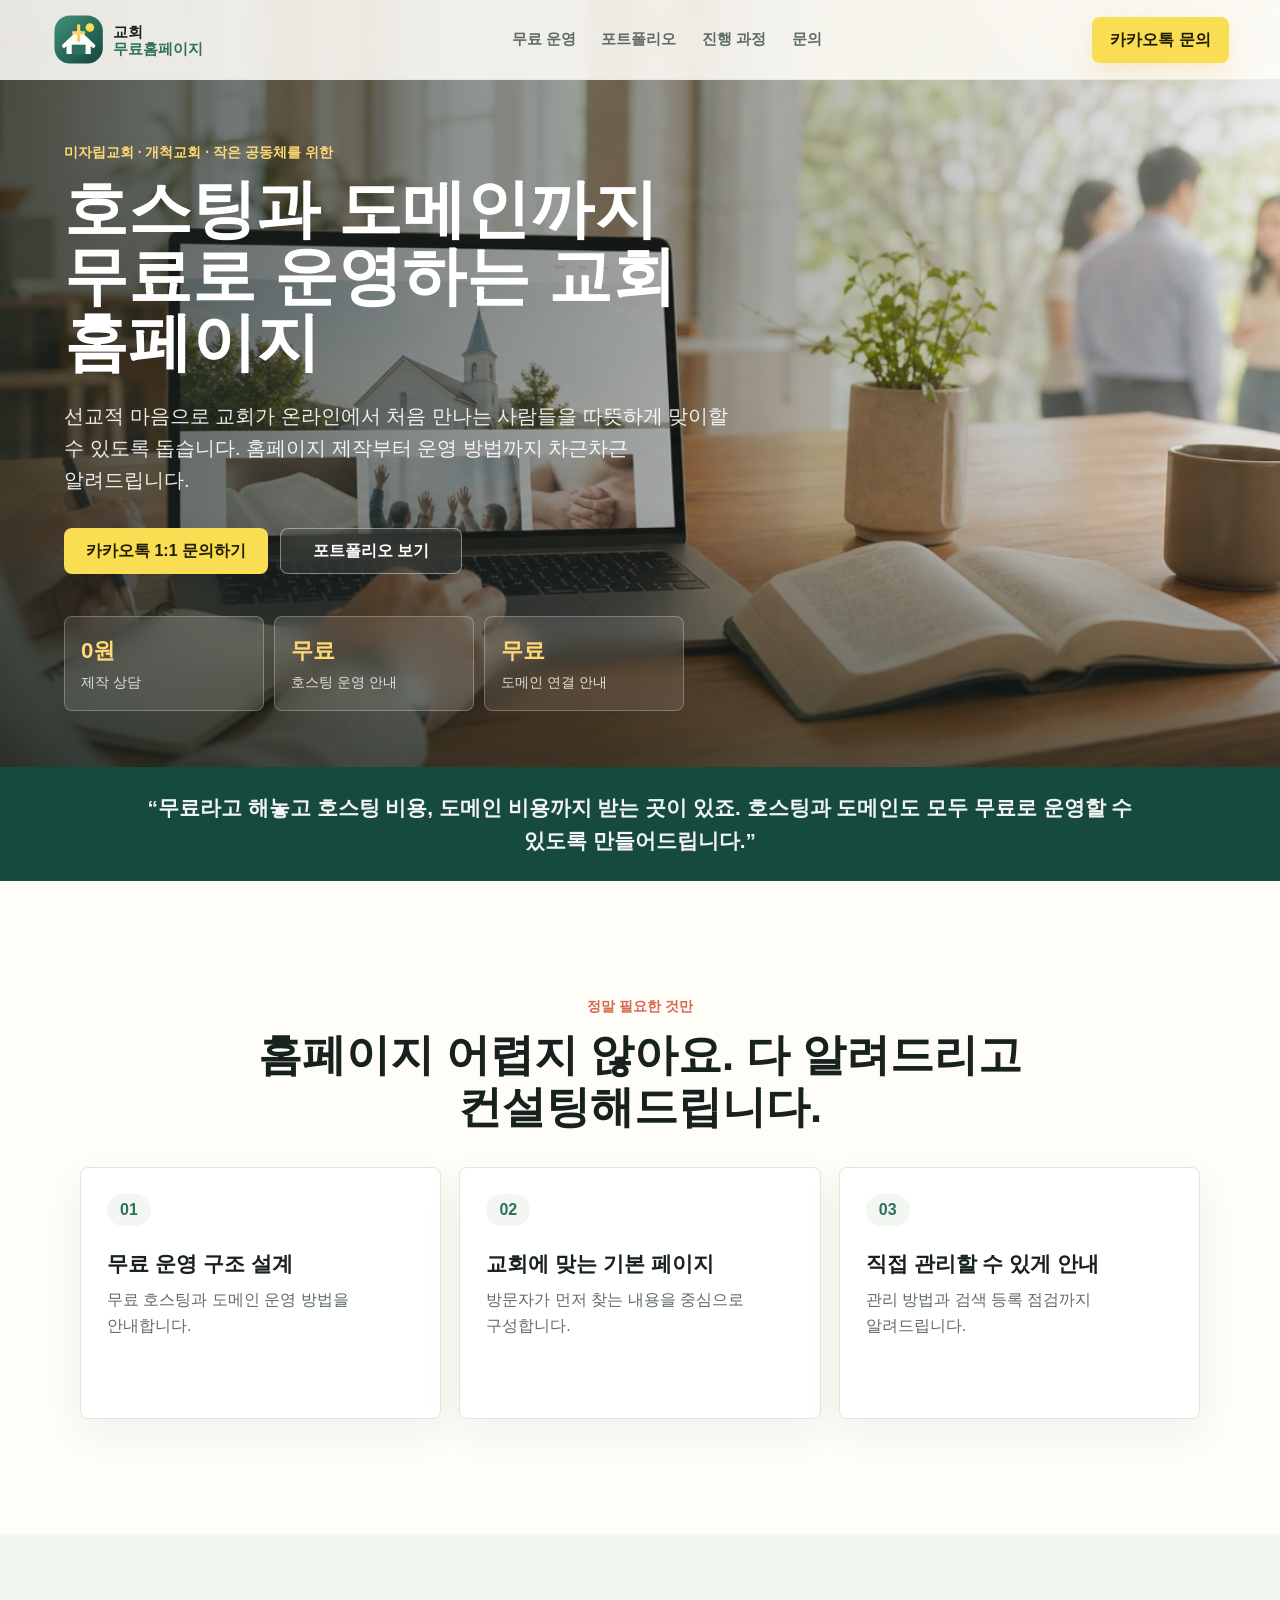
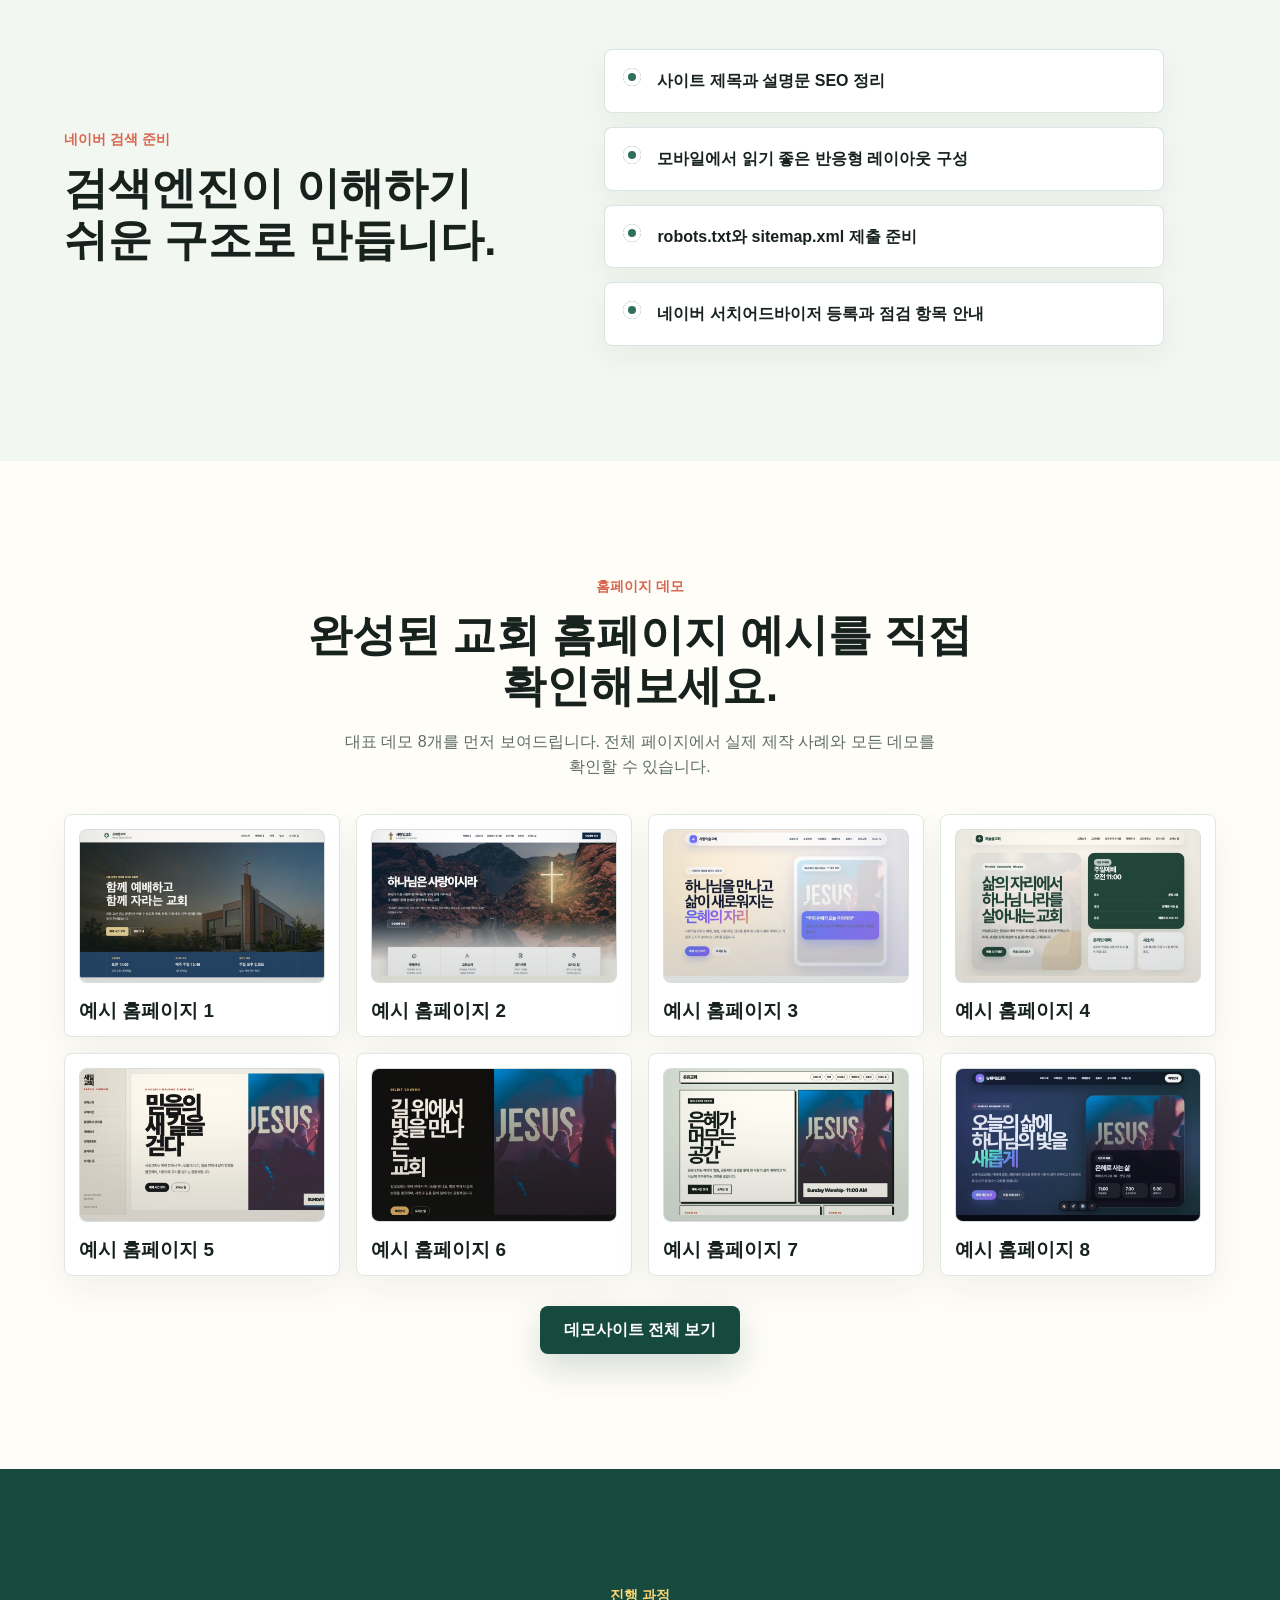
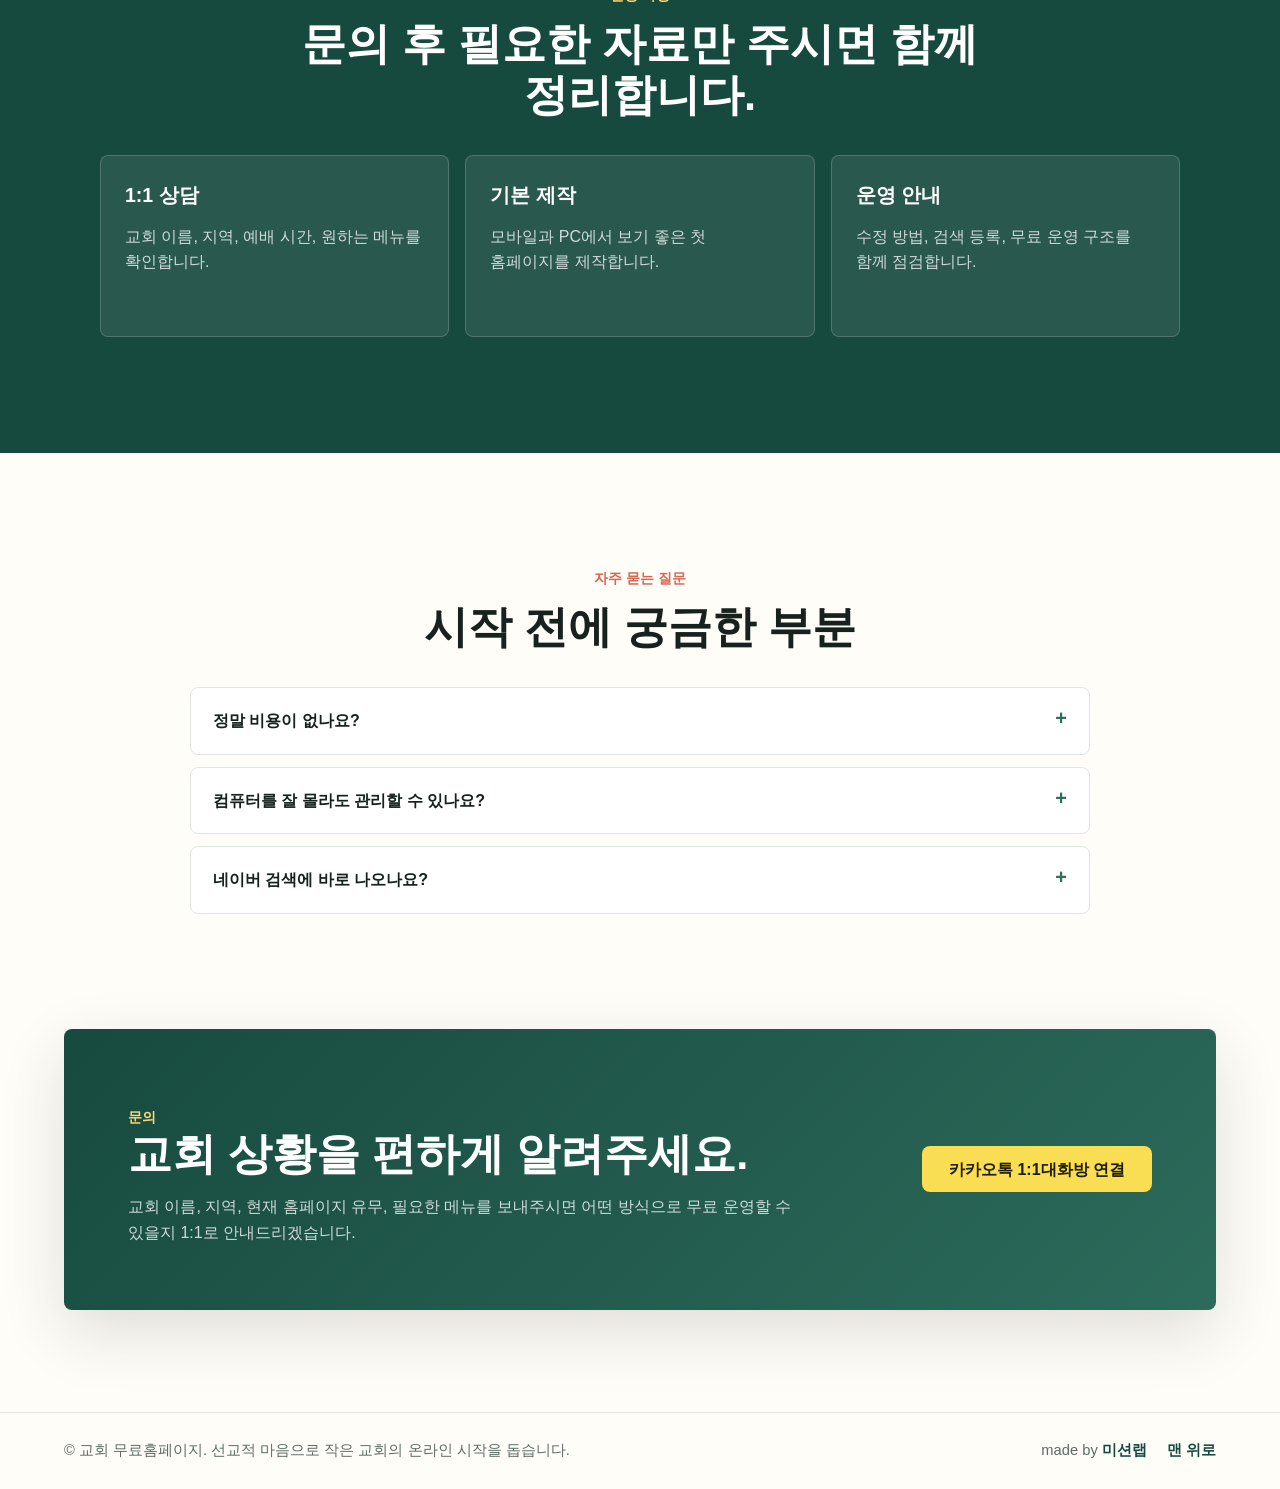
<file: index.html>
<!doctype html>
<html lang="ko">
  <head>
    <meta charset="utf-8" />
    <meta name="viewport" content="width=device-width, initial-scale=1" />
    <title>교회 무료홈페이지 | 호스팅·도메인 무료 제작</title>
    <meta
      name="description"
      content="교회 무료홈페이지를 호스팅과 도메인까지 무료 운영 가능하게 제작하고 안내합니다."
    />
    <meta name="robots" content="index,follow" />
    <meta name="format-detection" content="telephone=no" />
    <link rel="canonical" href="https://free-church.vercel.app/" />
    <link rel="icon" href="favicon.ico" sizes="any" />
    <link rel="icon" href="assets/favicon.svg" type="image/svg+xml" />
    <link rel="icon" href="favicon-32x32.png" type="image/png" sizes="32x32" />
    <link rel="apple-touch-icon" href="apple-touch-icon.png" />
    <link rel="preload" as="image" href="assets/optimized/church-homepage-hero.jpg" />
    <meta property="og:type" content="website" />
    <meta property="og:locale" content="ko_KR" />
    <meta property="og:site_name" content="교회 무료홈페이지" />
    <meta property="og:title" content="교회 무료홈페이지" />
    <meta
      property="og:description"
      content="호스팅·도메인까지 무료로 운영할 수 있도록 교회 홈페이지 제작과 컨설팅을 돕습니다."
    />
    <meta property="og:url" content="https://free-church.vercel.app/" />
    <meta property="og:image" content="https://free-church.vercel.app/assets/optimized/church-homepage-hero.jpg" />
    <meta name="twitter:card" content="summary_large_image" />
    <script type="application/ld+json">
      {
        "@context": "https://schema.org",
        "@type": "Service",
        "name": "교회 무료홈페이지 제작",
        "serviceType": "Church Website Design",
        "areaServed": "KR",
        "audience": {
          "@type": "Audience",
          "audienceType": "교회, 미자립교회, 개척교회"
        },
        "description": "교회가 호스팅과 도메인까지 무료로 운영할 수 있도록 홈페이지 제작과 운영 컨설팅을 제공합니다.",
        "provider": {
          "@type": "Organization",
          "name": "교회 무료홈페이지"
        },
        "offers": {
          "@type": "Offer",
          "price": "0",
          "priceCurrency": "KRW",
          "availability": "https://schema.org/InStock"
        }
      }
    </script>
    <link rel="stylesheet" href="styles.css" />
  </head>
  <body>
    <a class="skip-link" href="#main">본문 바로가기</a>

    <header class="site-header" aria-label="주요 메뉴">
      <a class="brand" href="#top" aria-label="교회 무료홈페이지 홈">
        <img class="brand-logo" src="assets/logo.svg" alt="교회 무료홈페이지" width="220" height="64" />
      </a>
      <nav class="nav-links" aria-label="페이지 메뉴">
        <a href="#free">무료 운영</a>
        <a href="#examples">포트폴리오</a>
        <a href="#process">진행 과정</a>
        <a href="#contact">문의</a>
      </nav>
      <a class="header-chat" href="https://open.kakao.com/o/sqlMCiui" data-kakao-link>
        카카오톡 문의
      </a>
    </header>

    <main id="main">
      <section class="hero" id="top" aria-labelledby="hero-title">
        <div class="hero-image" aria-hidden="true"></div>
        <div class="hero-shade" aria-hidden="true"></div>
        <div class="hero-content">
          <p class="eyebrow">미자립교회 · 개척교회 · 작은 공동체를 위한</p>
          <h1 id="hero-title">호스팅과 도메인까지 무료로 운영하는 교회 홈페이지</h1>
          <p class="hero-copy">
            <span>선교적 마음으로 교회가 온라인에서</span>
            <span>처음 만나는 사람들을 따뜻하게 맞이할 수 있도록 돕습니다.</span>
            <span>홈페이지 제작부터 운영 방법까지 차근차근 알려드립니다.</span>
          </p>
          <div class="hero-actions">
            <a class="primary-action" href="https://open.kakao.com/o/sqlMCiui" data-kakao-link>
              카카오톡 1:1 문의하기
            </a>
            <a class="secondary-action" href="#examples">포트폴리오 보기</a>
          </div>
          <dl class="hero-stats" aria-label="지원 내용 요약">
            <div>
              <dt>0원</dt>
              <dd>제작 상담</dd>
            </div>
            <div>
              <dt>무료</dt>
              <dd>호스팅 운영 안내</dd>
            </div>
            <div>
              <dt>무료</dt>
              <dd>도메인 연결 안내</dd>
            </div>
          </dl>
        </div>
      </section>

      <section class="notice-strip" aria-label="핵심 약속">
        <p>
          <span>“무료라고 해놓고 호스팅 비용,</span>
          <span>도메인 비용까지 받는 곳이 있죠.</span>
          <span>호스팅과 도메인도 모두 무료로 운영할 수 있도록</span>
          <span>만들어드립니다.”</span>
        </p>
      </section>

      <section class="section service-intro" id="free" aria-labelledby="free-title">
        <div class="section-heading">
          <p class="eyebrow">정말 필요한 것만</p>
          <h2 id="free-title">
            <span>홈페이지 어렵지 않아요.</span>
            <span>다 알려드리고 컨설팅해드립니다.</span>
          </h2>
        </div>
        <div class="promise-grid">
          <article class="promise-card">
            <span class="card-index">01</span>
            <h3>무료 운영 구조 설계</h3>
            <p>
              무료 호스팅과 도메인 운영 방법을 안내합니다.
            </p>
          </article>
          <article class="promise-card">
            <span class="card-index">02</span>
            <h3>교회에 맞는 기본 페이지</h3>
            <p>
              방문자가 먼저 찾는 내용을 중심으로 구성합니다.
            </p>
          </article>
          <article class="promise-card">
            <span class="card-index">03</span>
            <h3>직접 관리할 수 있게 안내</h3>
            <p>
              관리 방법과 검색 등록 점검까지 알려드립니다.
            </p>
          </article>
        </div>
      </section>

      <section class="section seo-band" aria-labelledby="seo-title">
        <div>
          <p class="eyebrow">네이버 검색 준비</p>
          <h2 id="seo-title">
            <span>검색엔진이 이해하기 쉬운</span>
            <span>구조로 만듭니다.</span>
          </h2>
        </div>
        <ul class="check-list">
          <li>사이트 제목과 설명문 SEO 정리</li>
          <li>모바일에서 읽기 좋은 반응형 레이아웃 구성</li>
          <li>robots.txt와 sitemap.xml 제출 준비</li>
          <li>네이버 서치어드바이저 등록과 점검 항목 안내</li>
        </ul>
      </section>

      <section class="section examples" id="examples" aria-labelledby="examples-title">
        <div class="section-heading">
          <p class="eyebrow">홈페이지 데모</p>
          <h2 id="examples-title">
            <span>완성된 교회 홈페이지 예시를</span>
            <span>직접 확인해보세요.</span>
          </h2>
          <p class="section-subcopy">
            대표 데모 8개를 먼저 보여드립니다. 전체 페이지에서 실제 제작 사례와 모든 데모를 확인할 수 있습니다.
          </p>
        </div>

        <div class="portfolio-grid" aria-label="실제 예시 홈페이지 목록">
          <a class="portfolio-card" href="https://sms890522-coder.github.io/church18/" target="_blank" rel="noopener noreferrer" aria-label="예시 홈페이지 1 새 창으로 보기">
            <span class="portfolio-preview">
              <img src="assets/optimized/portfolio/church18.jpg" alt="예시 홈페이지 1 미리보기" loading="lazy" decoding="async" />
            </span>
            <span class="portfolio-info portfolio-info--single">
              <strong>예시 홈페이지 1</strong>
            </span>
          </a>
          <a class="portfolio-card" href="https://sms890522-coder.github.io/Church14" target="_blank" rel="noopener noreferrer" aria-label="예시 홈페이지 2 새 창으로 보기">
            <span class="portfolio-preview">
              <img src="assets/optimized/portfolio/church14.jpg" alt="예시 홈페이지 2 미리보기" loading="lazy" decoding="async" />
            </span>
            <span class="portfolio-info portfolio-info--single">
              <strong>예시 홈페이지 2</strong>
            </span>
          </a>
          <a class="portfolio-card" href="https://sms890522-coder.github.io/Church2" target="_blank" rel="noopener noreferrer" aria-label="예시 홈페이지 3 새 창으로 보기">
            <span class="portfolio-preview">
              <img src="assets/optimized/portfolio/church2.jpg" alt="예시 홈페이지 3 미리보기" loading="lazy" decoding="async" />
            </span>
            <span class="portfolio-info portfolio-info--single">
              <strong>예시 홈페이지 3</strong>
            </span>
          </a>
          <a class="portfolio-card" href="https://sms890522-coder.github.io/Church3" target="_blank" rel="noopener noreferrer" aria-label="예시 홈페이지 4 새 창으로 보기">
            <span class="portfolio-preview">
              <img src="assets/optimized/portfolio/church3.jpg" alt="예시 홈페이지 4 미리보기" loading="lazy" decoding="async" />
            </span>
            <span class="portfolio-info portfolio-info--single">
              <strong>예시 홈페이지 4</strong>
            </span>
          </a>
          <a class="portfolio-card" href="https://sms890522-coder.github.io/Church4" target="_blank" rel="noopener noreferrer" aria-label="예시 홈페이지 5 새 창으로 보기">
            <span class="portfolio-preview">
              <img src="assets/optimized/portfolio/church4.jpg" alt="예시 홈페이지 5 미리보기" loading="lazy" decoding="async" />
            </span>
            <span class="portfolio-info portfolio-info--single">
              <strong>예시 홈페이지 5</strong>
            </span>
          </a>
          <a class="portfolio-card" href="https://sms890522-coder.github.io/Church5" target="_blank" rel="noopener noreferrer" aria-label="예시 홈페이지 6 새 창으로 보기">
            <span class="portfolio-preview">
              <img src="assets/optimized/portfolio/church5.jpg" alt="예시 홈페이지 6 미리보기" loading="lazy" decoding="async" />
            </span>
            <span class="portfolio-info portfolio-info--single">
              <strong>예시 홈페이지 6</strong>
            </span>
          </a>
          <a class="portfolio-card" href="https://sms890522-coder.github.io/Church6" target="_blank" rel="noopener noreferrer" aria-label="예시 홈페이지 7 새 창으로 보기">
            <span class="portfolio-preview">
              <img src="assets/optimized/portfolio/church6.jpg" alt="예시 홈페이지 7 미리보기" loading="lazy" decoding="async" />
            </span>
            <span class="portfolio-info portfolio-info--single">
              <strong>예시 홈페이지 7</strong>
            </span>
          </a>
          <a class="portfolio-card" href="https://sms890522-coder.github.io/Church7" target="_blank" rel="noopener noreferrer" aria-label="예시 홈페이지 8 새 창으로 보기">
            <span class="portfolio-preview">
              <img src="assets/optimized/portfolio/church7.jpg" alt="예시 홈페이지 8 미리보기" loading="lazy" decoding="async" />
            </span>
            <span class="portfolio-info portfolio-info--single">
              <strong>예시 홈페이지 8</strong>
            </span>
          </a>
        </div>
        <div class="portfolio-actions">
          <a class="portfolio-more-link" href="demos">데모사이트 전체 보기</a>
        </div>
      </section>

      <section class="section process" id="process" aria-labelledby="process-title">
        <div class="section-heading">
          <p class="eyebrow">진행 과정</p>
          <h2 id="process-title">문의 후 필요한 자료만 주시면 함께 정리합니다.</h2>
        </div>
        <ol class="process-list">
          <li>
            <strong>1:1 상담</strong>
            <span>교회 이름, 지역, 예배 시간, 원하는 메뉴를 확인합니다.</span>
          </li>
          <li>
            <strong>기본 제작</strong>
            <span>모바일과 PC에서 보기 좋은 첫 홈페이지를 제작합니다.</span>
          </li>
          <li>
            <strong>운영 안내</strong>
            <span>수정 방법, 검색 등록, 무료 운영 구조를 함께 점검합니다.</span>
          </li>
        </ol>
      </section>

      <section class="section faq" aria-labelledby="faq-title">
        <div class="section-heading">
          <p class="eyebrow">자주 묻는 질문</p>
          <h2 id="faq-title">시작 전에 궁금한 부분</h2>
        </div>
        <div class="faq-list">
          <details>
            <summary>정말 비용이 없나요?</summary>
            <p>
              제작 상담과 기본 홈페이지 구성은 무료로 돕고, 호스팅과 도메인도 무료로 운영 가능한 선택지를 안내합니다.
              별도 유료 기능이 필요한 경우에는 먼저 이유와 대안을 설명드립니다.
            </p>
          </details>
          <details>
            <summary>컴퓨터를 잘 몰라도 관리할 수 있나요?</summary>
            <p>
              가능합니다. 교회에서 자주 바꾸는 예배 시간, 공지, 사진, 링크를 기준으로 관리 방법을 쉽게 정리해드립니다.
            </p>
          </details>
          <details>
            <summary>네이버 검색에 바로 나오나요?</summary>
            <p>
              검색 노출은 네이버 수집과 색인 시간이 필요합니다. 대신 사이트 제목, 설명, sitemap, robots.txt,
              서치어드바이저 등록 준비를 갖춰 검색엔진이 읽기 좋게 만듭니다.
            </p>
          </details>
        </div>
      </section>

      <section class="contact" id="contact" aria-labelledby="contact-title">
        <div class="contact-copy">
          <p class="eyebrow">문의</p>
          <h2 id="contact-title">교회 상황을 편하게 알려주세요.</h2>
          <p>
            교회 이름, 지역, 현재 홈페이지 유무, 필요한 메뉴를 보내주시면 어떤 방식으로 무료 운영할 수 있을지
            1:1로 안내드리겠습니다.
          </p>
        </div>
        <a class="contact-action" href="https://open.kakao.com/o/sqlMCiui" data-kakao-link>
          카카오톡 1:1대화방 연결
        </a>
      </section>
    </main>

    <footer class="site-footer">
      <p>© 교회 무료홈페이지. 선교적 마음으로 작은 교회의 온라인 시작을 돕습니다.</p>
      <div class="footer-links">
        <span>made by <a href="https://missionlab.work" target="_blank" rel="noopener noreferrer">미션랩</a></span>
        <a href="#top">맨 위로</a>
      </div>
    </footer>

    <script src="script.js"></script>
  </body>
</html>
</file>
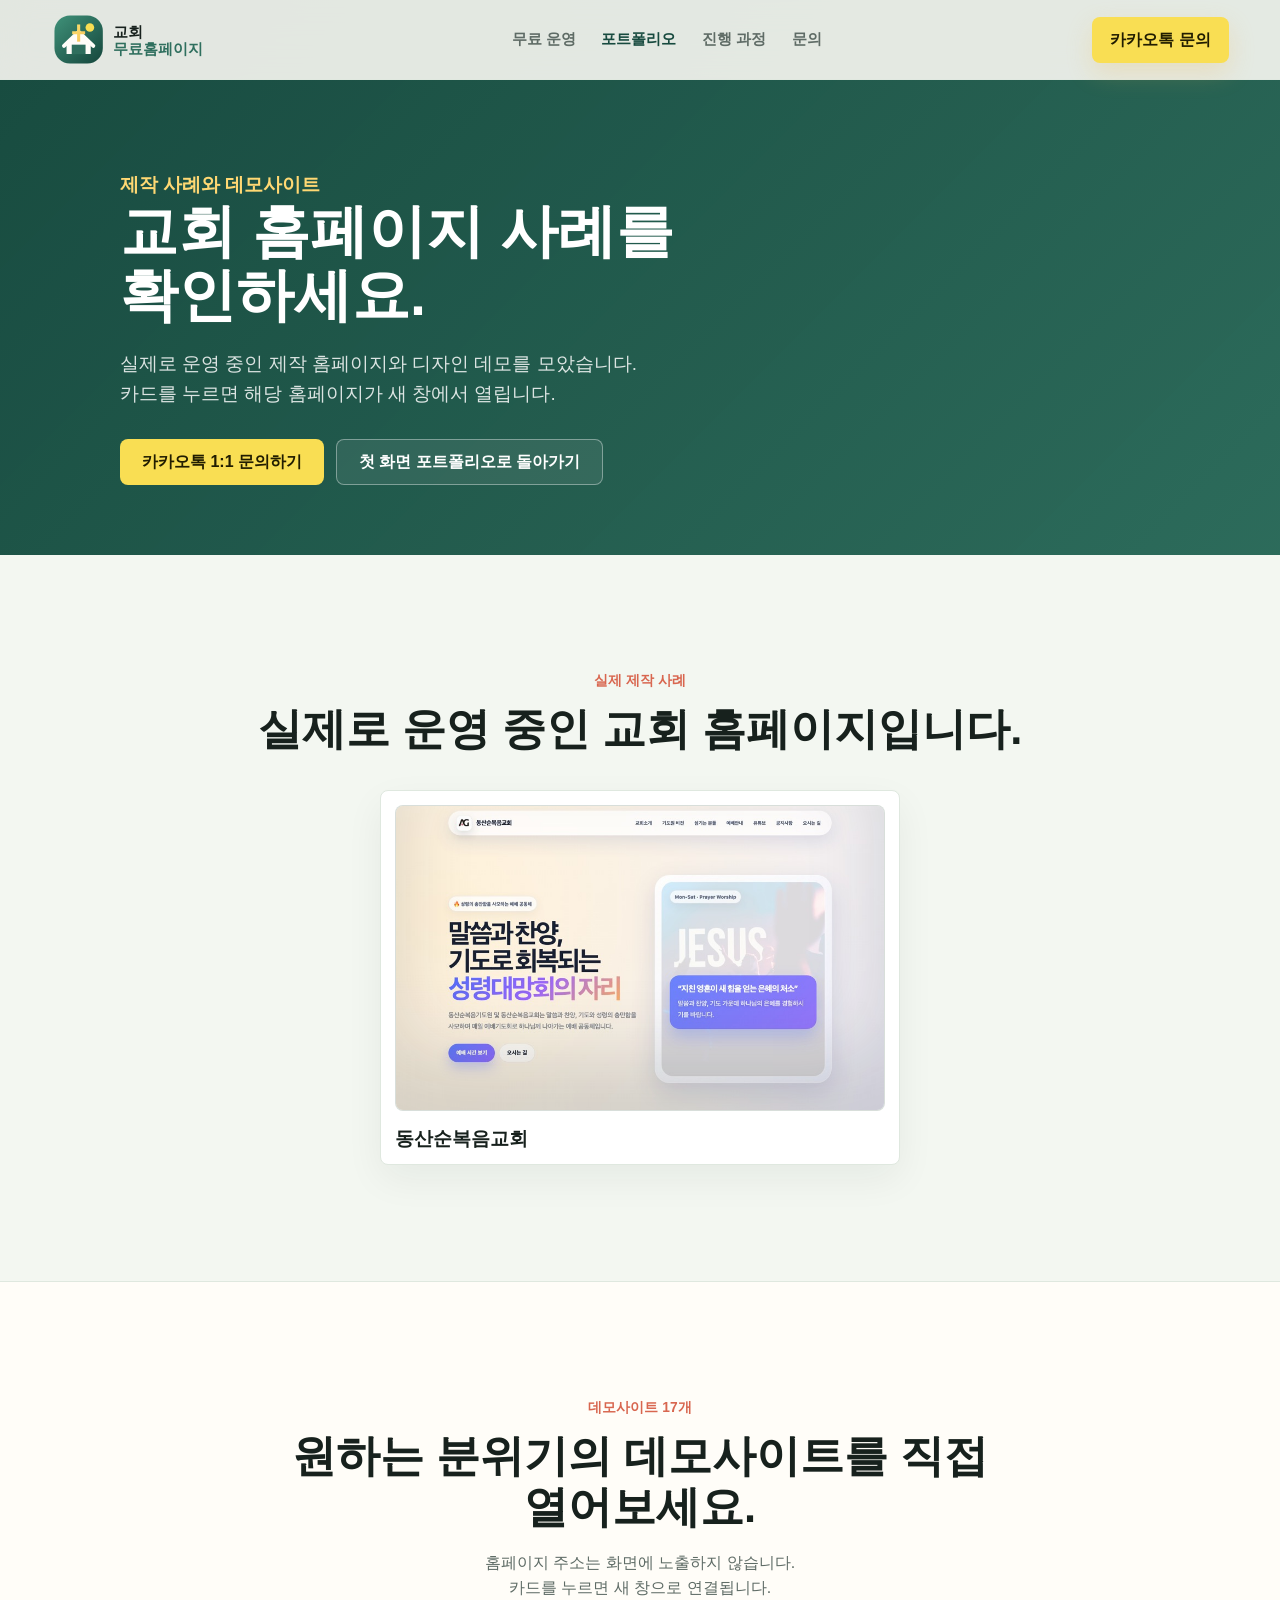
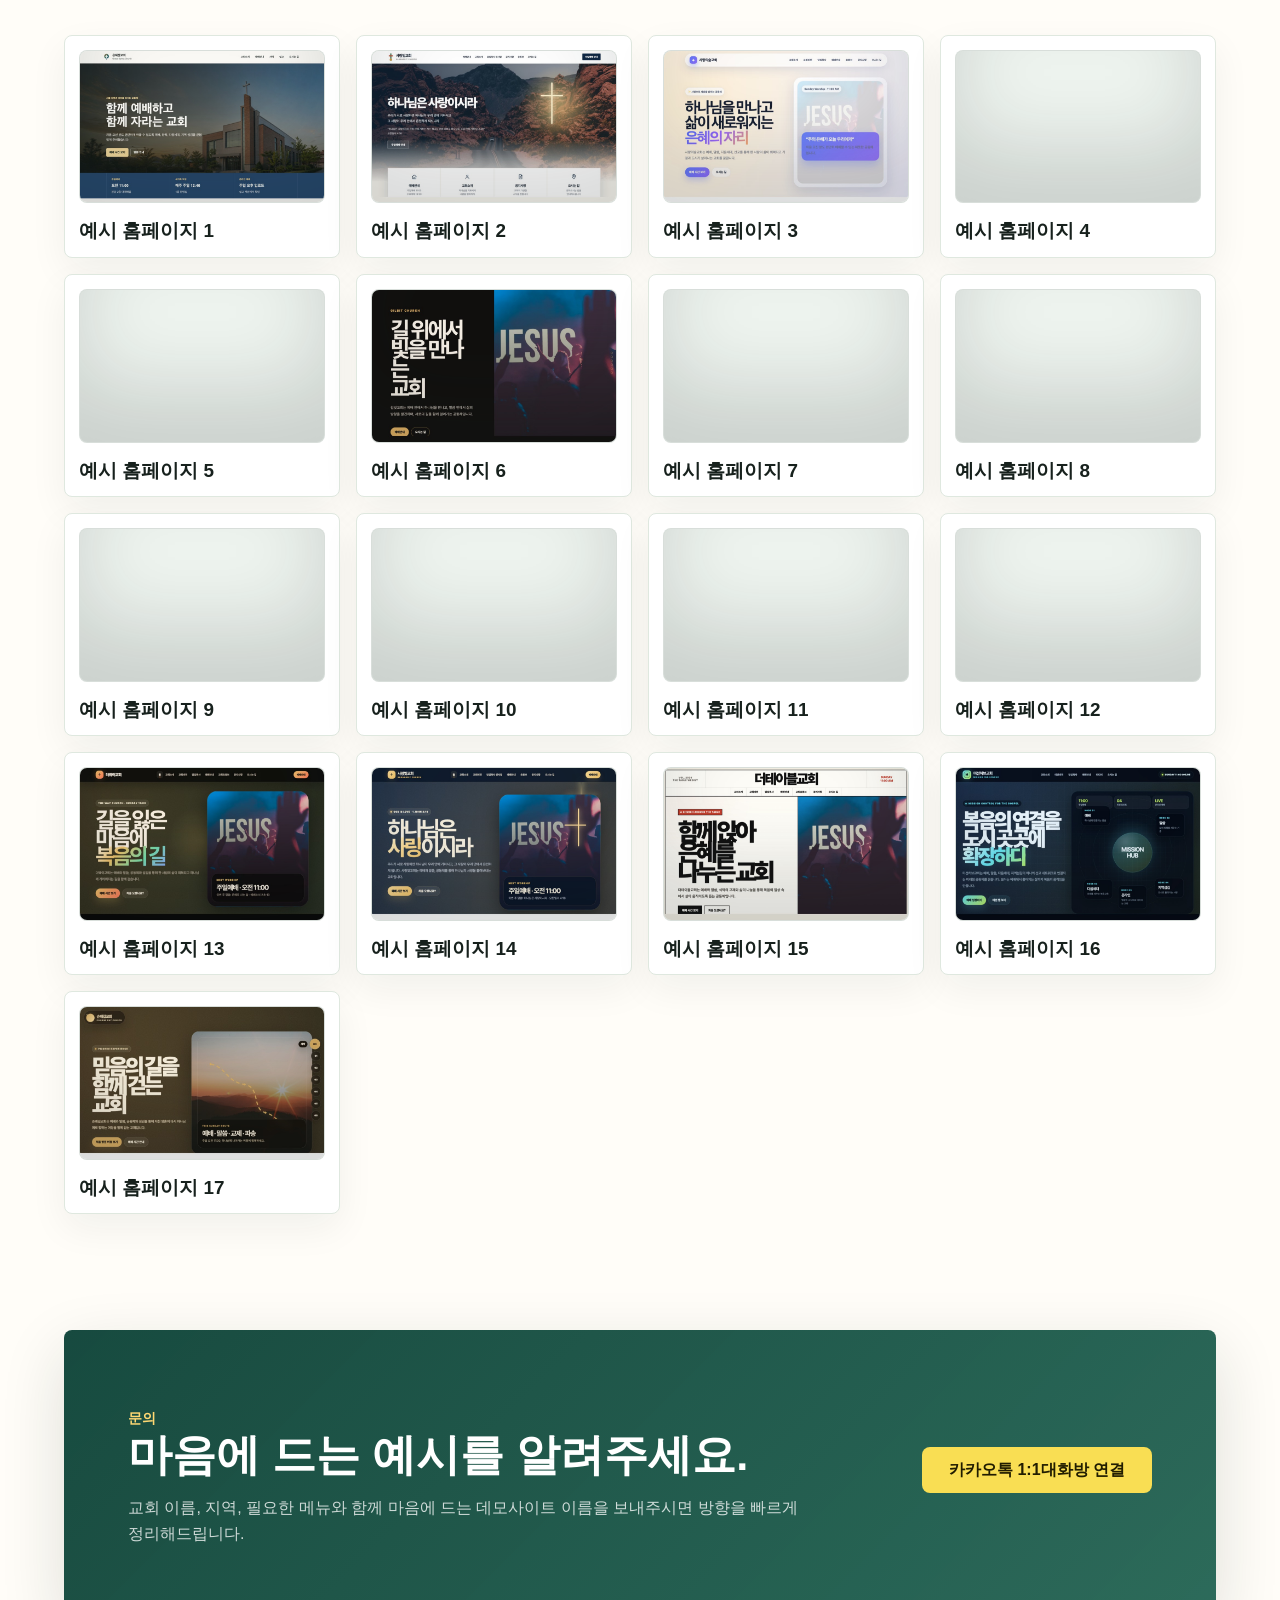
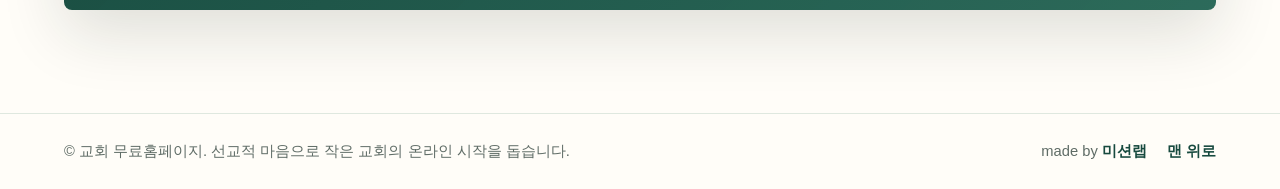
<file: demos.html>
<!doctype html>
<html lang="ko">
  <head>
    <meta charset="utf-8" />
    <meta name="viewport" content="width=device-width, initial-scale=1" />
    <title>교회 홈페이지 제작 사례와 데모사이트 | 교회 무료홈페이지</title>
    <meta
      name="description"
      content="교회 무료홈페이지의 실제 제작 사례와 17개의 교회 홈페이지 데모사이트를 확인해보세요."
    />
    <meta name="robots" content="index,follow" />
    <meta name="format-detection" content="telephone=no" />
    <link rel="canonical" href="https://free-church.vercel.app/demos" />
    <link rel="icon" href="favicon.ico" sizes="any" />
    <link rel="icon" href="assets/favicon.svg" type="image/svg+xml" />
    <link rel="icon" href="favicon-32x32.png" type="image/png" sizes="32x32" />
    <link rel="apple-touch-icon" href="apple-touch-icon.png" />
    <meta property="og:type" content="website" />
    <meta property="og:locale" content="ko_KR" />
    <meta property="og:site_name" content="교회 무료홈페이지" />
    <meta property="og:title" content="교회 홈페이지 제작 사례와 데모사이트" />
    <meta
      property="og:description"
      content="실제 교회 홈페이지 제작 사례와 디자인 데모사이트를 한 페이지에서 확인할 수 있습니다."
    />
    <meta property="og:url" content="https://free-church.vercel.app/demos" />
    <meta property="og:image" content="https://free-church.vercel.app/assets/optimized/church-homepage-hero.jpg" />
    <meta name="twitter:card" content="summary_large_image" />
    <script type="application/ld+json">
      {
        "@context": "https://schema.org",
        "@type": "CollectionPage",
        "name": "교회 홈페이지 제작 사례와 데모사이트",
        "description": "교회 무료홈페이지에서 제공한 실제 제작 사례와 17개의 디자인 데모사이트 모음입니다.",
        "url": "https://free-church.vercel.app/demos",
        "isPartOf": {
          "@type": "WebSite",
          "name": "교회 무료홈페이지",
          "url": "https://free-church.vercel.app/"
        }
      }
    </script>
    <link rel="stylesheet" href="styles.css" />
  </head>
  <body>
    <a class="skip-link" href="#main">본문 바로가기</a>

    <header class="site-header" aria-label="주요 메뉴">
      <a class="brand" href="index.html#top" aria-label="교회 무료홈페이지 홈">
        <img class="brand-logo" src="assets/logo.svg" alt="교회 무료홈페이지" width="220" height="64" />
      </a>
      <nav class="nav-links" aria-label="페이지 메뉴">
        <a href="index.html#free">무료 운영</a>
        <a href="demos" aria-current="page">포트폴리오</a>
        <a href="index.html#process">진행 과정</a>
        <a href="#contact">문의</a>
      </nav>
      <a class="header-chat" href="https://open.kakao.com/o/sqlMCiui" data-kakao-link>
        카카오톡 문의
      </a>
    </header>

    <main id="main" class="demo-page">
      <section class="demo-hero" id="top" aria-labelledby="demo-title">
        <div class="demo-hero-inner">
          <p class="eyebrow">제작 사례와 데모사이트</p>
          <h1 id="demo-title">
            <span>교회 홈페이지 사례를</span>
            <span>확인하세요.</span>
          </h1>
          <p>
            <span>실제로 운영 중인 제작 홈페이지와 디자인 데모를 모았습니다.</span>
            <span>카드를 누르면 해당 홈페이지가 새 창에서 열립니다.</span>
          </p>
          <div class="demo-hero-actions">
            <a class="primary-action" href="https://open.kakao.com/o/sqlMCiui" data-kakao-link>
              카카오톡 1:1 문의하기
            </a>
            <a class="demo-back-link" href="index.html#examples">첫 화면 포트폴리오로 돌아가기</a>
          </div>
        </div>
      </section>

      <section class="section actual-portfolio" aria-labelledby="actual-list-title">
        <div class="section-heading">
          <p class="eyebrow">실제 제작 사례</p>
          <h2 id="actual-list-title">실제로 운영 중인 교회 홈페이지입니다.</h2>
        </div>

        <div class="portfolio-grid actual-portfolio-grid" aria-label="실제 제작 홈페이지 목록">
          <a class="portfolio-card" href="https://dongsan-church.pages.dev" target="_blank" rel="noopener noreferrer" aria-label="동산순복음교회 홈페이지 새 창으로 보기">
            <span class="portfolio-preview">
              <img src="assets/optimized/portfolio/dongsan-church.jpg" alt="동산순복음교회 홈페이지 미리보기" loading="lazy" decoding="async" />
            </span>
            <span class="portfolio-info portfolio-info--single">
              <strong>동산순복음교회</strong>
            </span>
          </a>
        </div>
      </section>

      <section class="section examples demo-portfolio" aria-labelledby="demo-list-title">
        <div class="section-heading">
          <p class="eyebrow">데모사이트 17개</p>
          <h2 id="demo-list-title">
            <span>원하는 분위기의 데모사이트를</span>
            <span>직접 열어보세요.</span>
          </h2>
          <p class="section-subcopy">
            <span>홈페이지 주소는 화면에 노출하지 않습니다.</span>
            <span>카드를 누르면 새 창으로 연결됩니다.</span>
          </p>
        </div>

        <div class="portfolio-grid" aria-label="전체 데모사이트 목록">
          <a class="portfolio-card" href="https://sms890522-coder.github.io/church18/" target="_blank" rel="noopener noreferrer" aria-label="예시 홈페이지 1 새 창으로 보기">
            <span class="portfolio-preview">
              <img src="assets/optimized/portfolio/church18.jpg" alt="예시 홈페이지 1 미리보기" loading="lazy" decoding="async" />
            </span>
            <span class="portfolio-info portfolio-info--single">
              <strong>예시 홈페이지 1</strong>
            </span>
          </a>
          <a class="portfolio-card" href="https://sms890522-coder.github.io/Church14" target="_blank" rel="noopener noreferrer" aria-label="예시 홈페이지 2 새 창으로 보기">
            <span class="portfolio-preview">
              <img src="assets/optimized/portfolio/church14.jpg" alt="예시 홈페이지 2 미리보기" loading="lazy" decoding="async" />
            </span>
            <span class="portfolio-info portfolio-info--single">
              <strong>예시 홈페이지 2</strong>
            </span>
          </a>
          <a class="portfolio-card" href="https://sms890522-coder.github.io/Church2" target="_blank" rel="noopener noreferrer" aria-label="예시 홈페이지 3 새 창으로 보기">
            <span class="portfolio-preview">
              <img src="assets/optimized/portfolio/church2.jpg" alt="예시 홈페이지 3 미리보기" loading="lazy" decoding="async" />
            </span>
            <span class="portfolio-info portfolio-info--single">
              <strong>예시 홈페이지 3</strong>
            </span>
          </a>
          <a class="portfolio-card" href="https://sms890522-coder.github.io/Church3" target="_blank" rel="noopener noreferrer" aria-label="예시 홈페이지 4 새 창으로 보기">
            <span class="portfolio-preview">
              <img src="assets/optimized/portfolio/church3.jpg" alt="예시 홈페이지 4 미리보기" loading="lazy" decoding="async" />
            </span>
            <span class="portfolio-info portfolio-info--single">
              <strong>예시 홈페이지 4</strong>
            </span>
          </a>
          <a class="portfolio-card" href="https://sms890522-coder.github.io/Church4" target="_blank" rel="noopener noreferrer" aria-label="예시 홈페이지 5 새 창으로 보기">
            <span class="portfolio-preview">
              <img src="assets/optimized/portfolio/church4.jpg" alt="예시 홈페이지 5 미리보기" loading="lazy" decoding="async" />
            </span>
            <span class="portfolio-info portfolio-info--single">
              <strong>예시 홈페이지 5</strong>
            </span>
          </a>
          <a class="portfolio-card" href="https://sms890522-coder.github.io/Church5" target="_blank" rel="noopener noreferrer" aria-label="예시 홈페이지 6 새 창으로 보기">
            <span class="portfolio-preview">
              <img src="assets/optimized/portfolio/church5.jpg" alt="예시 홈페이지 6 미리보기" loading="lazy" decoding="async" />
            </span>
            <span class="portfolio-info portfolio-info--single">
              <strong>예시 홈페이지 6</strong>
            </span>
          </a>
          <a class="portfolio-card" href="https://sms890522-coder.github.io/Church6" target="_blank" rel="noopener noreferrer" aria-label="예시 홈페이지 7 새 창으로 보기">
            <span class="portfolio-preview">
              <img src="assets/optimized/portfolio/church6.jpg" alt="예시 홈페이지 7 미리보기" loading="lazy" decoding="async" />
            </span>
            <span class="portfolio-info portfolio-info--single">
              <strong>예시 홈페이지 7</strong>
            </span>
          </a>
          <a class="portfolio-card" href="https://sms890522-coder.github.io/Church7" target="_blank" rel="noopener noreferrer" aria-label="예시 홈페이지 8 새 창으로 보기">
            <span class="portfolio-preview">
              <img src="assets/optimized/portfolio/church7.jpg" alt="예시 홈페이지 8 미리보기" loading="lazy" decoding="async" />
            </span>
            <span class="portfolio-info portfolio-info--single">
              <strong>예시 홈페이지 8</strong>
            </span>
          </a>
          <a class="portfolio-card" href="https://sms890522-coder.github.io/Church8" target="_blank" rel="noopener noreferrer" aria-label="예시 홈페이지 9 새 창으로 보기">
            <span class="portfolio-preview">
              <img src="assets/optimized/portfolio/church8.jpg" alt="예시 홈페이지 9 미리보기" loading="lazy" decoding="async" />
            </span>
            <span class="portfolio-info portfolio-info--single">
              <strong>예시 홈페이지 9</strong>
            </span>
          </a>
          <a class="portfolio-card" href="https://sms890522-coder.github.io/Church9" target="_blank" rel="noopener noreferrer" aria-label="예시 홈페이지 10 새 창으로 보기">
            <span class="portfolio-preview">
              <img src="assets/optimized/portfolio/church9.jpg" alt="예시 홈페이지 10 미리보기" loading="lazy" decoding="async" />
            </span>
            <span class="portfolio-info portfolio-info--single">
              <strong>예시 홈페이지 10</strong>
            </span>
          </a>
          <a class="portfolio-card" href="https://sms890522-coder.github.io/Church10" target="_blank" rel="noopener noreferrer" aria-label="예시 홈페이지 11 새 창으로 보기">
            <span class="portfolio-preview">
              <img src="assets/optimized/portfolio/church10.jpg" alt="예시 홈페이지 11 미리보기" loading="lazy" decoding="async" />
            </span>
            <span class="portfolio-info portfolio-info--single">
              <strong>예시 홈페이지 11</strong>
            </span>
          </a>
          <a class="portfolio-card" href="https://sms890522-coder.github.io/Church11" target="_blank" rel="noopener noreferrer" aria-label="예시 홈페이지 12 새 창으로 보기">
            <span class="portfolio-preview">
              <img src="assets/optimized/portfolio/church11.jpg" alt="예시 홈페이지 12 미리보기" loading="lazy" decoding="async" />
            </span>
            <span class="portfolio-info portfolio-info--single">
              <strong>예시 홈페이지 12</strong>
            </span>
          </a>
          <a class="portfolio-card" href="https://sms890522-coder.github.io/Church12" target="_blank" rel="noopener noreferrer" aria-label="예시 홈페이지 13 새 창으로 보기">
            <span class="portfolio-preview">
              <img src="assets/optimized/portfolio/church12.jpg" alt="예시 홈페이지 13 미리보기" loading="lazy" decoding="async" />
            </span>
            <span class="portfolio-info portfolio-info--single">
              <strong>예시 홈페이지 13</strong>
            </span>
          </a>
          <a class="portfolio-card" href="https://sms890522-coder.github.io/Church13" target="_blank" rel="noopener noreferrer" aria-label="예시 홈페이지 14 새 창으로 보기">
            <span class="portfolio-preview">
              <img src="assets/optimized/portfolio/church13.jpg" alt="예시 홈페이지 14 미리보기" loading="lazy" decoding="async" />
            </span>
            <span class="portfolio-info portfolio-info--single">
              <strong>예시 홈페이지 14</strong>
            </span>
          </a>
          <a class="portfolio-card" href="https://sms890522-coder.github.io/Church15" target="_blank" rel="noopener noreferrer" aria-label="예시 홈페이지 15 새 창으로 보기">
            <span class="portfolio-preview">
              <img src="assets/optimized/portfolio/church15.jpg" alt="예시 홈페이지 15 미리보기" loading="lazy" decoding="async" />
            </span>
            <span class="portfolio-info portfolio-info--single">
              <strong>예시 홈페이지 15</strong>
            </span>
          </a>
          <a class="portfolio-card" href="https://sms890522-coder.github.io/Church16" target="_blank" rel="noopener noreferrer" aria-label="예시 홈페이지 16 새 창으로 보기">
            <span class="portfolio-preview">
              <img src="assets/optimized/portfolio/church16.jpg" alt="예시 홈페이지 16 미리보기" loading="lazy" decoding="async" />
            </span>
            <span class="portfolio-info portfolio-info--single">
              <strong>예시 홈페이지 16</strong>
            </span>
          </a>
          <a class="portfolio-card" href="https://sms890522-coder.github.io/Church17" target="_blank" rel="noopener noreferrer" aria-label="예시 홈페이지 17 새 창으로 보기">
            <span class="portfolio-preview">
              <img src="assets/optimized/portfolio/church17.jpg" alt="예시 홈페이지 17 미리보기" loading="lazy" decoding="async" />
            </span>
            <span class="portfolio-info portfolio-info--single">
              <strong>예시 홈페이지 17</strong>
            </span>
          </a>
        </div>
      </section>

      <section class="contact" id="contact" aria-labelledby="contact-title">
        <div class="contact-copy">
          <p class="eyebrow">문의</p>
          <h2 id="contact-title">마음에 드는 예시를 알려주세요.</h2>
          <p>
            교회 이름, 지역, 필요한 메뉴와 함께 마음에 드는 데모사이트 이름을 보내주시면 방향을 빠르게 정리해드립니다.
          </p>
        </div>
        <a class="contact-action" href="https://open.kakao.com/o/sqlMCiui" data-kakao-link>
          카카오톡 1:1대화방 연결
        </a>
      </section>
    </main>

    <footer class="site-footer">
      <p>© 교회 무료홈페이지. 선교적 마음으로 작은 교회의 온라인 시작을 돕습니다.</p>
      <div class="footer-links">
        <span>made by <a href="https://missionlab.work" target="_blank" rel="noopener noreferrer">미션랩</a></span>
        <a href="#top">맨 위로</a>
      </div>
    </footer>

    <script src="script.js"></script>
  </body>
</html>
</file>
<file: styles.css>
:root {
  --ink: #17211d;
  --muted: #5f6c66;
  --paper: #fffdf8;
  --soft: #f3f7f1;
  --line: #dfe8df;
  --green: #2f6f5e;
  --green-dark: #174a3f;
  --coral: #d8664f;
  --sun: #f0b84e;
  --white: #ffffff;
  --shadow: 0 22px 65px rgba(23, 33, 29, 0.14);
  color-scheme: light;
}

* {
  box-sizing: border-box;
}

html {
  scroll-behavior: smooth;
}

body {
  margin: 0;
  background: var(--paper);
  color: var(--ink);
  font-family:
    Pretendard,
    -apple-system,
    BlinkMacSystemFont,
    "Segoe UI",
    sans-serif;
  line-height: 1.6;
  overflow-x: hidden;
}

body.nav-open {
  overflow: hidden;
}

a {
  color: inherit;
  text-decoration: none;
}

button,
a {
  -webkit-tap-highlight-color: transparent;
}

.skip-link {
  position: fixed;
  left: 16px;
  top: -80px;
  z-index: 30;
  background: var(--ink);
  color: var(--white);
  padding: 10px 14px;
  border-radius: 8px;
}

.skip-link:focus {
  top: 16px;
}

.site-header {
  position: fixed;
  top: 0;
  left: 0;
  right: 0;
  z-index: 20;
  display: flex;
  align-items: center;
  justify-content: space-between;
  gap: 22px;
  min-height: 72px;
  padding: 12px clamp(18px, 4vw, 56px);
  background: rgba(255, 253, 248, 0.88);
  border-bottom: 1px solid rgba(223, 232, 223, 0.72);
  backdrop-filter: blur(16px);
}

.brand {
  display: inline-flex;
  align-items: center;
  gap: 0;
  min-width: max-content;
  font-weight: 800;
  letter-spacing: 0;
}

.brand-logo {
  display: block;
  width: 190px;
  height: auto;
}

.nav-links {
  display: flex;
  align-items: center;
  justify-content: center;
  gap: clamp(14px, 2vw, 28px);
  color: var(--muted);
  font-size: 0.95rem;
  font-weight: 700;
}

.nav-links a {
  padding: 8px 0;
}

.nav-links a:hover {
  color: var(--green-dark);
}

.nav-links a[aria-current="page"] {
  color: var(--green-dark);
}

.header-chat,
.primary-action,
.secondary-action,
.contact-action {
  display: inline-flex;
  align-items: center;
  justify-content: center;
  min-height: 46px;
  border-radius: 8px;
  font-weight: 800;
  letter-spacing: 0;
}

.header-chat {
  min-width: 126px;
  padding: 0 18px;
  background: #f9de53;
  color: #211d00;
  box-shadow: 0 10px 26px rgba(240, 184, 78, 0.24);
}

.hero {
  position: relative;
  min-height: min(760px, 92vh);
  display: grid;
  align-items: end;
  overflow: hidden;
  padding: 142px clamp(18px, 5vw, 72px) 56px;
}

.hero-image {
  position: absolute;
  inset: 0;
  background:
    linear-gradient(90deg, rgba(23, 33, 29, 0.74) 0%, rgba(23, 33, 29, 0.42) 46%, rgba(23, 33, 29, 0.08) 100%),
    url("assets/optimized/church-homepage-hero.jpg") center / cover no-repeat;
  transform: scale(1.01);
}

.hero-shade {
  position: absolute;
  inset: auto 0 0;
  height: 34%;
  background: linear-gradient(0deg, rgba(23, 33, 29, 0.52), rgba(23, 33, 29, 0));
}

.hero-content {
  position: relative;
  z-index: 2;
  width: min(820px, 100%);
  min-width: 0;
  color: var(--white);
}

.eyebrow {
  margin: 0 0 12px;
  color: var(--coral);
  font-size: 0.86rem;
  font-weight: 900;
  letter-spacing: 0;
}

.hero .eyebrow {
  color: #ffd873;
}

.hero h1 {
  margin: 0;
  max-width: 780px;
  font-size: clamp(2.4rem, 5vw, 5.45rem);
  line-height: 1.04;
  letter-spacing: 0;
  overflow-wrap: anywhere;
  word-break: keep-all;
}

.hero-copy {
  max-width: 690px;
  margin: 24px 0 0;
  color: rgba(255, 255, 255, 0.9);
  font-size: clamp(1.05rem, 1.7vw, 1.25rem);
  overflow-wrap: anywhere;
  word-break: keep-all;
}

.hero-copy span,
.notice-strip span {
  display: inline;
}

.hero-actions {
  display: flex;
  flex-wrap: wrap;
  gap: 12px;
  margin-top: 32px;
}

.primary-action,
.secondary-action {
  min-width: 182px;
  padding: 0 22px;
}

.primary-action {
  background: #f9de53;
  color: #211d00;
}

.secondary-action {
  border: 1px solid rgba(255, 255, 255, 0.42);
  color: var(--white);
  background: rgba(255, 255, 255, 0.08);
  backdrop-filter: blur(12px);
}

.hero-stats {
  display: grid;
  grid-template-columns: repeat(3, minmax(0, 1fr));
  gap: 10px;
  width: min(620px, 100%);
  margin: 42px 0 0;
}

.hero-stats div {
  padding: 16px;
  border: 1px solid rgba(255, 255, 255, 0.26);
  border-radius: 8px;
  background: rgba(255, 255, 255, 0.1);
  backdrop-filter: blur(10px);
}

.hero-stats dt {
  margin: 0;
  color: #ffd873;
  font-size: 1.4rem;
  font-weight: 900;
}

.hero-stats dd {
  margin: 2px 0 0;
  color: rgba(255, 255, 255, 0.82);
  font-size: 0.9rem;
}

.notice-strip {
  background: var(--green-dark);
  color: var(--white);
  padding: 24px clamp(18px, 5vw, 72px);
}

.notice-strip p {
  width: min(1050px, 100%);
  margin: 0 auto;
  color: rgba(255, 255, 255, 0.94);
  font-size: clamp(1rem, 2vw, 1.3rem);
  font-weight: 800;
  text-align: center;
  overflow-wrap: anywhere;
  word-break: keep-all;
}

.section {
  padding: clamp(72px, 9vw, 118px) clamp(18px, 5vw, 72px);
}

.section-heading {
  width: min(780px, 100%);
  margin: 0 auto 34px;
  text-align: center;
}

.section-heading h2,
.seo-band h2,
.contact h2 {
  margin: 0;
  color: var(--ink);
  font-size: clamp(1.9rem, 3.4vw, 3.2rem);
  line-height: 1.18;
  letter-spacing: 0;
  overflow-wrap: anywhere;
  word-break: keep-all;
}

.section-heading h2 span,
.seo-band h2 span {
  display: inline;
}

.promise-grid {
  display: grid;
  grid-template-columns: repeat(3, minmax(0, 1fr));
  gap: 18px;
  width: min(1120px, 100%);
  margin: 0 auto;
}

.promise-card {
  min-height: 252px;
  padding: 26px;
  border: 1px solid var(--line);
  border-radius: 8px;
  background: var(--white);
  box-shadow: 0 14px 42px rgba(23, 33, 29, 0.06);
}

.card-index {
  display: inline-flex;
  align-items: center;
  justify-content: center;
  width: 44px;
  height: 32px;
  border-radius: 999px;
  background: var(--soft);
  color: var(--green);
  font-weight: 900;
}

.promise-card h3 {
  margin: 24px 0 10px;
  font-size: 1.32rem;
  line-height: 1.28;
  letter-spacing: 0;
  word-break: keep-all;
}

.promise-card p,
.faq-list p,
.contact p,
.process-list span {
  margin: 0;
  color: var(--muted);
  overflow-wrap: anywhere;
  word-break: keep-all;
}

.seo-band {
  display: grid;
  grid-template-columns: minmax(0, 0.9fr) minmax(300px, 1.1fr);
  gap: 40px;
  align-items: center;
  background: var(--soft);
}

.seo-band > div,
.check-list {
  width: min(560px, 100%);
}

.seo-band > div {
  justify-self: end;
}

.check-list {
  display: grid;
  gap: 14px;
  margin: 0;
  padding: 0;
  list-style: none;
}

.check-list li {
  position: relative;
  padding: 18px 18px 18px 52px;
  border: 1px solid rgba(47, 111, 94, 0.18);
  border-radius: 8px;
  background: var(--white);
  color: var(--ink);
  font-weight: 750;
  overflow-wrap: anywhere;
  box-shadow: 0 10px 30px rgba(23, 33, 29, 0.05);
}

.check-list li::before {
  position: absolute;
  left: 18px;
  top: 18px;
  content: "";
  width: 18px;
  height: 18px;
  border-radius: 50%;
  background: var(--green);
  box-shadow: inset 0 0 0 5px var(--white);
}

.examples {
  background: var(--paper);
}

.actual-portfolio {
  background: var(--soft);
}

.portfolio-grid.actual-portfolio-grid {
  grid-template-columns: minmax(0, 520px);
  justify-content: center;
}

.demo-portfolio {
  border-top: 1px solid var(--line);
}

.demo-page {
  background: var(--paper);
}

.demo-hero {
  padding: 148px clamp(18px, 5vw, 72px) 70px;
  background:
    linear-gradient(135deg, rgba(23, 74, 63, 0.97), rgba(47, 111, 94, 0.9)),
    var(--green-dark);
  color: var(--white);
  overflow: hidden;
}

.demo-hero-inner {
  width: min(1040px, 100%);
  min-width: 0;
  margin: 0 auto;
}

.demo-hero .eyebrow {
  color: #ffd873;
}

.demo-hero h1 {
  max-width: 840px;
  margin: 0;
  font-size: clamp(2.15rem, 4.5vw, 4.5rem);
  line-height: 1.1;
  letter-spacing: 0;
  overflow-wrap: anywhere;
  word-break: keep-all;
}

.demo-hero h1 span,
.demo-hero p span {
  display: block;
}

.demo-hero p {
  max-width: 760px;
  margin: 22px 0 0;
  color: rgba(255, 255, 255, 0.84);
  font-size: clamp(1.02rem, 1.5vw, 1.18rem);
  overflow-wrap: anywhere;
  word-break: keep-all;
}

.demo-hero-actions {
  display: flex;
  flex-wrap: wrap;
  gap: 12px;
  margin-top: 30px;
}

.demo-back-link {
  display: inline-flex;
  align-items: center;
  justify-content: center;
  min-height: 46px;
  padding: 0 22px;
  border: 1px solid rgba(255, 255, 255, 0.38);
  border-radius: 8px;
  color: var(--white);
  font-weight: 800;
  background: rgba(255, 255, 255, 0.08);
}

.section-subcopy {
  max-width: 640px;
  margin: 16px auto 0;
  color: var(--muted);
  word-break: keep-all;
}

.section-subcopy span {
  display: block;
}

.portfolio-grid {
  display: grid;
  grid-template-columns: repeat(4, minmax(0, 1fr));
  gap: 16px;
  width: min(1180px, 100%);
  margin: 0 auto;
}

.portfolio-card {
  display: grid;
  gap: 16px;
  min-width: 0;
  overflow: hidden;
  padding: 14px;
  border: 1px solid var(--line);
  border-radius: 8px;
  background: var(--white);
  box-shadow: 0 14px 38px rgba(23, 33, 29, 0.06);
  transition:
    border-color 180ms ease,
    box-shadow 180ms ease,
    transform 180ms ease;
}

.portfolio-card:hover,
.portfolio-card:focus-visible {
  border-color: rgba(47, 111, 94, 0.42);
  box-shadow: 0 20px 54px rgba(23, 33, 29, 0.13);
  transform: translateY(-3px);
}

.portfolio-preview {
  position: relative;
  display: block;
  aspect-ratio: 16 / 10;
  overflow: hidden;
  border: 1px solid rgba(23, 33, 29, 0.1);
  border-radius: 8px;
  background: #eef4ef;
}

.portfolio-preview::after {
  position: absolute;
  inset: 0;
  content: "";
  box-shadow: inset 0 -54px 80px rgba(23, 33, 29, 0.16);
  pointer-events: none;
}

.portfolio-preview img {
  display: block;
  width: 100%;
  height: 100%;
  object-fit: cover;
  object-position: top center;
  transform: scale(1.01);
  transition: transform 220ms ease;
}

.portfolio-card:hover .portfolio-preview img,
.portfolio-card:focus-visible .portfolio-preview img {
  transform: scale(1.045);
}

.portfolio-info {
  display: grid;
  min-width: 0;
  overflow: hidden;
}

.portfolio-info span {
  color: var(--coral);
  font-size: 0.82rem;
  font-weight: 900;
}

.portfolio-info strong {
  margin-top: 2px;
  color: var(--ink);
  font-size: 1.18rem;
  line-height: 1.24;
}

.portfolio-info--single strong {
  margin-top: 0;
}

.portfolio-actions {
  display: flex;
  justify-content: center;
  margin-top: 30px;
}

.portfolio-more-link {
  display: inline-flex;
  align-items: center;
  justify-content: center;
  min-height: 48px;
  padding: 0 24px;
  border-radius: 8px;
  background: var(--green-dark);
  color: var(--white);
  font-weight: 850;
  box-shadow: 0 14px 34px rgba(23, 74, 63, 0.18);
}

.portfolio-more-link:hover,
.portfolio-more-link:focus-visible {
  background: var(--green);
}

.process {
  background: var(--green-dark);
}

.process .section-heading h2 {
  color: var(--white);
}

.process .eyebrow {
  color: #ffd873;
}

.process-list {
  display: grid;
  grid-template-columns: repeat(3, minmax(0, 1fr));
  gap: 16px;
  width: min(1080px, 100%);
  margin: 0 auto;
  padding: 0;
  list-style: none;
}

.process-list li {
  min-height: 182px;
  padding: 24px;
  border: 1px solid rgba(255, 255, 255, 0.18);
  border-radius: 8px;
  background: rgba(255, 255, 255, 0.08);
}

.process-list strong {
  display: block;
  margin-bottom: 12px;
  color: var(--white);
  font-size: 1.22rem;
}

.process-list span {
  color: rgba(255, 255, 255, 0.78);
}

.faq-list {
  display: grid;
  gap: 12px;
  width: min(900px, 100%);
  margin: 0 auto;
}

details {
  border: 1px solid var(--line);
  border-radius: 8px;
  background: var(--white);
}

summary {
  display: flex;
  justify-content: space-between;
  gap: 16px;
  padding: 20px 22px;
  color: var(--ink);
  font-weight: 900;
  cursor: pointer;
  word-break: keep-all;
}

summary::after {
  content: "+";
  color: var(--green);
  font-size: 1.25rem;
  line-height: 1;
}

details[open] summary::after {
  content: "−";
}

details p {
  padding: 0 22px 22px;
}

.contact {
  display: grid;
  grid-template-columns: minmax(0, 1fr) auto;
  gap: 32px;
  align-items: center;
  margin: 0 clamp(18px, 5vw, 72px) clamp(72px, 8vw, 110px);
  padding: clamp(36px, 6vw, 64px);
  border-radius: 8px;
  background:
    linear-gradient(135deg, rgba(23, 74, 63, 0.94), rgba(47, 111, 94, 0.88)),
    var(--green-dark);
  color: var(--white);
  box-shadow: var(--shadow);
}

.contact h2 {
  color: var(--white);
}

.contact .eyebrow {
  color: #ffd873;
}

.contact p {
  max-width: 680px;
  margin-top: 14px;
  color: rgba(255, 255, 255, 0.78);
}

.contact-action {
  min-width: 230px;
  padding: 0 24px;
  background: #f9de53;
  color: #211d00;
}

.site-footer {
  display: flex;
  justify-content: space-between;
  gap: 18px;
  padding: 26px clamp(18px, 5vw, 72px);
  border-top: 1px solid var(--line);
  color: var(--muted);
  font-size: 0.92rem;
}

.site-footer p {
  margin: 0;
}

.site-footer a {
  color: var(--green-dark);
  font-weight: 800;
}

.footer-links {
  display: flex;
  flex-wrap: wrap;
  gap: 8px 20px;
  align-items: center;
}

@media (max-width: 900px) {
  .site-header {
    min-height: 66px;
    gap: 12px;
  }

  .nav-links {
    display: none;
  }

  .header-chat {
    min-width: 112px;
    min-height: 42px;
    padding: 0 14px;
    font-size: 0.9rem;
  }

  .hero {
    min-height: 760px;
    padding-top: 118px;
  }

  .demo-hero {
    padding-top: 118px;
    padding-bottom: 58px;
  }

  .hero-image {
    background:
      linear-gradient(180deg, rgba(23, 33, 29, 0.66) 0%, rgba(23, 33, 29, 0.52) 52%, rgba(23, 33, 29, 0.74) 100%),
      url("assets/optimized/church-homepage-hero.jpg") center / cover no-repeat;
  }

  .promise-grid,
  .process-list,
  .seo-band,
  .contact {
    grid-template-columns: 1fr;
  }

  .seo-band > div {
    justify-self: start;
  }

  .portfolio-grid {
    grid-template-columns: repeat(2, minmax(0, 1fr));
  }

  .contact-action {
    width: 100%;
  }
}

@media (max-width: 620px) {
  .brand span:last-child {
    max-width: 118px;
    line-height: 1.2;
  }

  .header-chat {
    display: none;
  }

  .hero {
    min-height: 690px;
    padding-bottom: 30px;
  }

  .hero-content {
    width: 100%;
    max-width: calc(100vw - 36px);
  }

  .hero h1 {
    font-size: 2.05rem;
    line-height: 1.12;
  }

  .hero-copy {
    max-width: 100%;
    margin-top: 18px;
    font-size: 1rem;
    word-break: normal;
  }

  .hero-copy span,
  .notice-strip span {
    display: block;
  }

  .hero-actions {
    margin-top: 24px;
  }

  .hero-actions {
    display: grid;
  }

  .primary-action,
  .secondary-action,
  .demo-back-link {
    width: 100%;
  }

  .hero-stats {
    grid-template-columns: 1fr;
    gap: 8px;
    margin-top: 20px;
  }

  .hero-stats div {
    padding: 12px 14px;
  }

  .hero-stats dt {
    font-size: 1.2rem;
  }

  .notice-strip p {
    text-align: left;
    word-break: normal;
  }

  .section {
    padding-top: 64px;
    padding-bottom: 64px;
  }

  .section-heading {
    text-align: left;
  }

  .section-heading h2,
  .seo-band h2,
  .contact h2,
  .demo-hero h1,
  .section-subcopy {
    overflow-wrap: anywhere;
    word-break: break-all;
  }

  .section-heading h2,
  .seo-band h2,
  .contact h2 {
    font-size: 1.72rem;
    line-height: 1.24;
  }

  .demo-hero h1 {
    font-size: 2rem;
    line-height: 1.16;
  }

  .demo-hero p {
    font-size: 0.98rem;
  }

  .section-heading h2 span,
  .seo-band h2 span {
    display: block;
  }

  .promise-card p,
  .check-list li,
  .demo-hero p,
  .section-subcopy {
    word-break: break-all;
  }

  .promise-card,
  .process-list li {
    min-height: auto;
  }

  .portfolio-grid {
    grid-template-columns: 1fr;
  }

  .portfolio-card {
    grid-template-columns: 1fr;
    align-items: stretch;
    gap: 12px;
    padding: 12px;
  }

  .portfolio-preview {
    aspect-ratio: 16 / 10;
  }

  .contact {
    margin-bottom: 54px;
    padding: 32px 22px;
  }

  .site-footer {
    flex-direction: column;
  }

  .footer-links {
    justify-content: space-between;
    width: 100%;
  }
}

@media (prefers-reduced-motion: reduce) {
  html {
    scroll-behavior: auto;
  }
}
</file>
